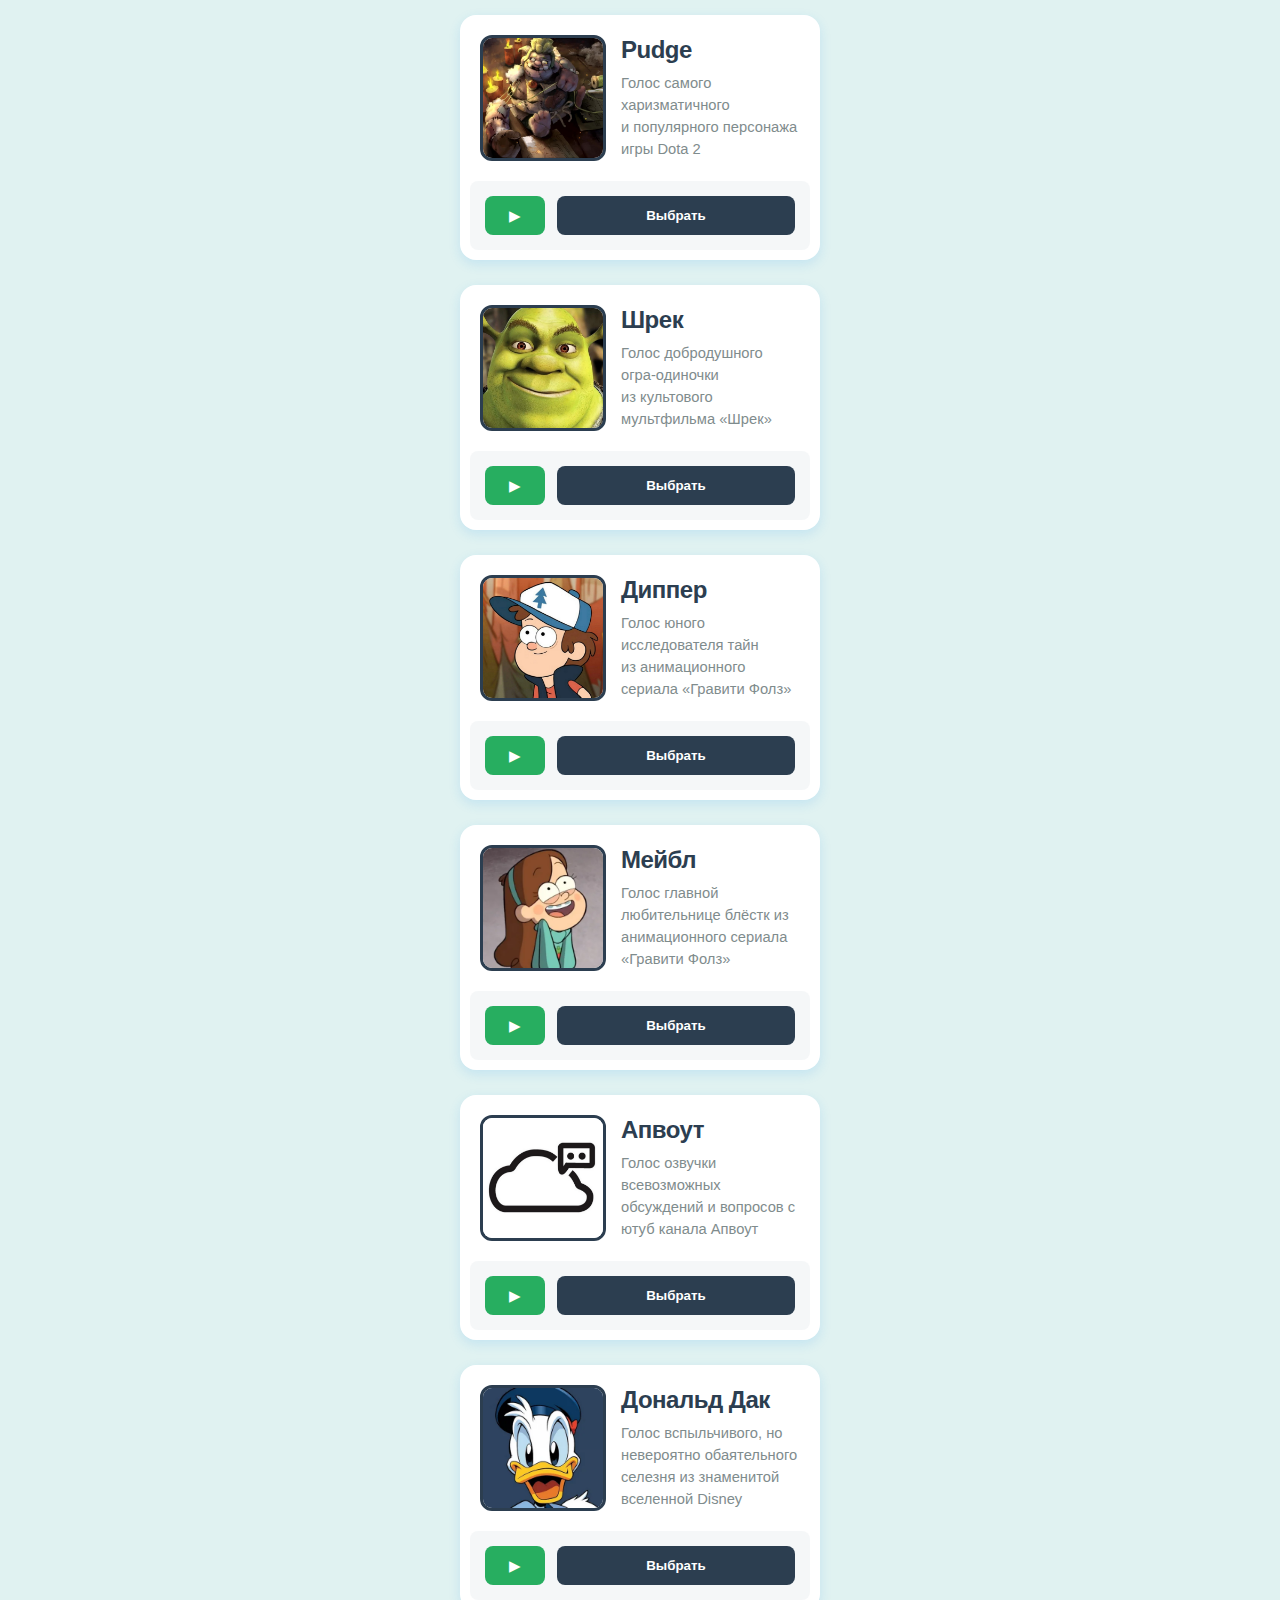
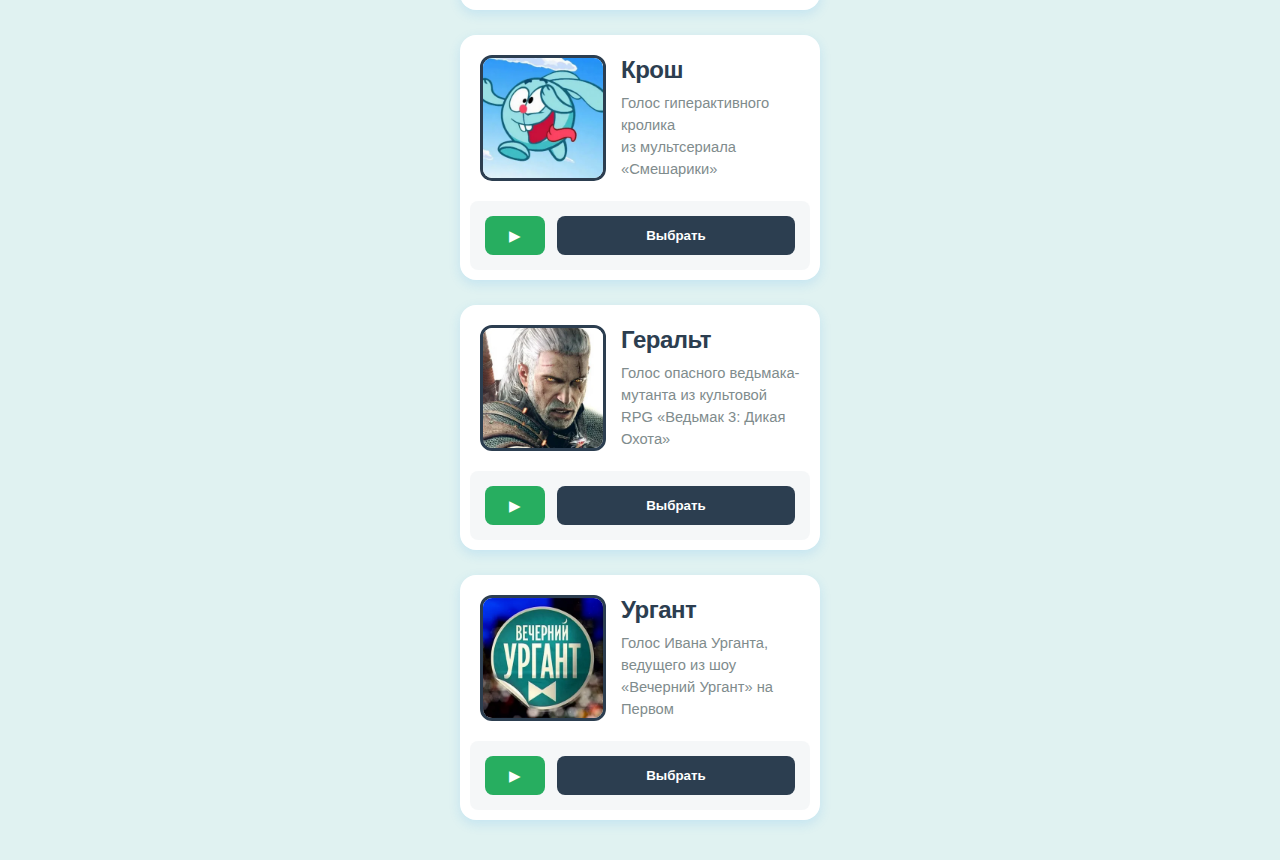
<file: frondend/index.html>
<!DOCTYPE html>
<html lang="ru">
<head>
    <meta charset="UTF-8">
    <meta name="viewport" content="width=device-width, initial-scale=1.0">
    <title>Выбор персонажа</title>
    <link rel="stylesheet" href="css/styles.css">
</head>
<body>
    <div class="character-card" data-character-id="1">
        <audio id="audio-1" src="audio/Пудж.wav"></audio>
        <div class="character-header">
            <img src="pictures/пудж.jpg" class="character-image" alt="Pudge">
            <div class="character-text">
                <h2 class="character-name">Pudge</h2>
                <p class="character-description">
                    Голос самого харизматичного<br>
                    и популярного
                    персонажа игры Dota 2
                </p>
            </div>
        </div>
        <div class="character-footer">
            <button class="btn-play"></button>
            <button class="btn-select">Выбрать</button>
        </div>
    </div>

    <!-- 2 Карточка Шрек -->
    <div class="character-card" data-character-id="2">
        <audio id="audio-2" src="audio/Шрек.wav"></audio>
        <div class="character-header">
            <img src="pictures/шрек.jpg" class="character-image" alt="Шрек">
            <div class="character-text">
                <h2 class="character-name">Шрек</h2>
                <p class="character-description">
                    Голос добродушного огра-одиночки<br>
                    из культового мультфильма «Шрек»
                </p>
            </div>
        </div>
        <div class="character-footer">
            <button class="btn-play"></button>
            <button class="btn-select">Выбрать</button>
        </div>
    </div>
    <!-- 3 Карточка Диппер -->
    <div class="character-card" data-character-id="3">
        <audio id="audio-3" src="audio/Диппер.wav"></audio>
        <div class="character-header">
            <img src="pictures/диппер.jpg" class="character-image" alt="Диппер">
            <div class="character-text">
                <h2 class="character-name">Диппер</h2>
                <p class="character-description">
                    Голос юного исследователя тайн<br>
                    из анимационного сериала «Гравити Фолз»
                </p>
            </div>
        </div>
        <div class="character-footer">
            <button class="btn-play"></button>
            <button class="btn-select">Выбрать</button>
        </div>
    </div>
        <!-- 4 Карточка Мейбл -->
    <div class="character-card" data-character-id="4">
        <audio id="audio-4" src="audio/Мейбл.wav"></audio>
        <div class="character-header">
            <img src="pictures/мейбл.jpg" class="character-image" alt="Мейбл">
            <div class="character-text">
                <h2 class="character-name">Мейбл</h2>
                <p class="character-description">
                    Голос главной любительнице блёстк
                    из анимационного сериала «Гравити Фолз»
                </p>
            </div>
        </div>
        <div class="character-footer">
            <button class="btn-play"></button>
            <button class="btn-select">Выбрать</button>
        </div>
    </div>
        <!-- 5 Карточка Апвоут -->
    <div class="character-card" data-character-id="5">
        <audio id="audio-5" src="audio/Апвоут.wav"></audio>
        <div class="character-header">
            <img src="pictures/апвоут.jpg" class="character-image" alt="Апвоут">
            <div class="character-text">
                <h2 class="character-name">Апвоут</h2>
                <p class="character-description">
                    Голос озвучки всевозможных обсуждений и вопросов с ютуб канала Апвоут
                </p>
            </div>
        </div>
        <div class="character-footer">
            <button class="btn-play"></button>
            <button class="btn-select">Выбрать</button>
        </div>
    </div>
        <!-- 6 Карточка ДональдДак -->
    <div class="character-card" data-character-id="6">
        <audio id="audio-6" src="audio/ДональдДак.wav"></audio>
        <div class="character-header">
            <img src="pictures/ДональдДак.jpg" class="character-image" alt="ДональдДак">
            <div class="character-text">
                <h2 class="character-name">Дональд Дак</h2>
                <p class="character-description">
                    Голос вспыльчивого, но невероятно
                    обаятельного селезня
                    из знаменитой вселенной Disney
                </p>
            </div>
        </div>
        <div class="character-footer">
            <button class="btn-play"></button>
            <button class="btn-select">Выбрать</button>
        </div>
    </div>
        <!-- 7 Карточка Крош -->
    <div class="character-card" data-character-id="7">
        <audio id="audio-7" src="audio/Крош.wav"></audio>
        <div class="character-header">
            <img src="pictures/крош.jpg" class="character-image" alt="Крош">
            <div class="character-text">
                <h2 class="character-name">Крош</h2>
                <p class="character-description">
                    Голос гиперактивного кролика<br>
                    из мультсериала «Смешарики»
                </p>
            </div>
        </div>
        <div class="character-footer">
            <button class="btn-play"></button>
            <button class="btn-select">Выбрать</button>
        </div>
    </div>
        <!-- 8 Карточка Геральт -->
    <div class="character-card" data-character-id="8">
        <audio id="audio-8" src="audio/Геральт.wav"></audio>
        <div class="character-header">
            <img src="pictures/геральт.jpg" class="character-image" alt="Геральт">
            <div class="character-text">
                <h2 class="character-name">Геральт</h2>
                <p class="character-description">
                    Голос опасного ведьмака-мутанта
                    из культовой RPG «Ведьмак 3: Дикая Охота»
                </p>
            </div>
        </div>
        <div class="character-footer">
            <button class="btn-play"></button>
            <button class="btn-select">Выбрать</button>
        </div>
    </div>
        <!-- 9 Карточка Ургант -->
    <div class="character-card" data-character-id="9">
        <audio id="audio-9" src="audio/Ургант.wav"></audio>
        <div class="character-header">
            <img src="pictures/ургант.jpg" class="character-image" alt="Ургант">
            <div class="character-text">
                <h2 class="character-name">Ургант</h2>
                <p class="character-description">
                    Голос Ивана Урганта, ведущего
                    из шоу «Вечерний Ургант» на Первом
                </p>
            </div>
        </div>
        <div class="character-footer">
            <button class="btn-play"></button>
            <button class="btn-select">Выбрать</button>
        </div>
    </div>
    <script src="https://telegram.org/js/telegram-web-app.js"></script>
    <script src="js/app.js"></script>
</body>
</html>
</file>
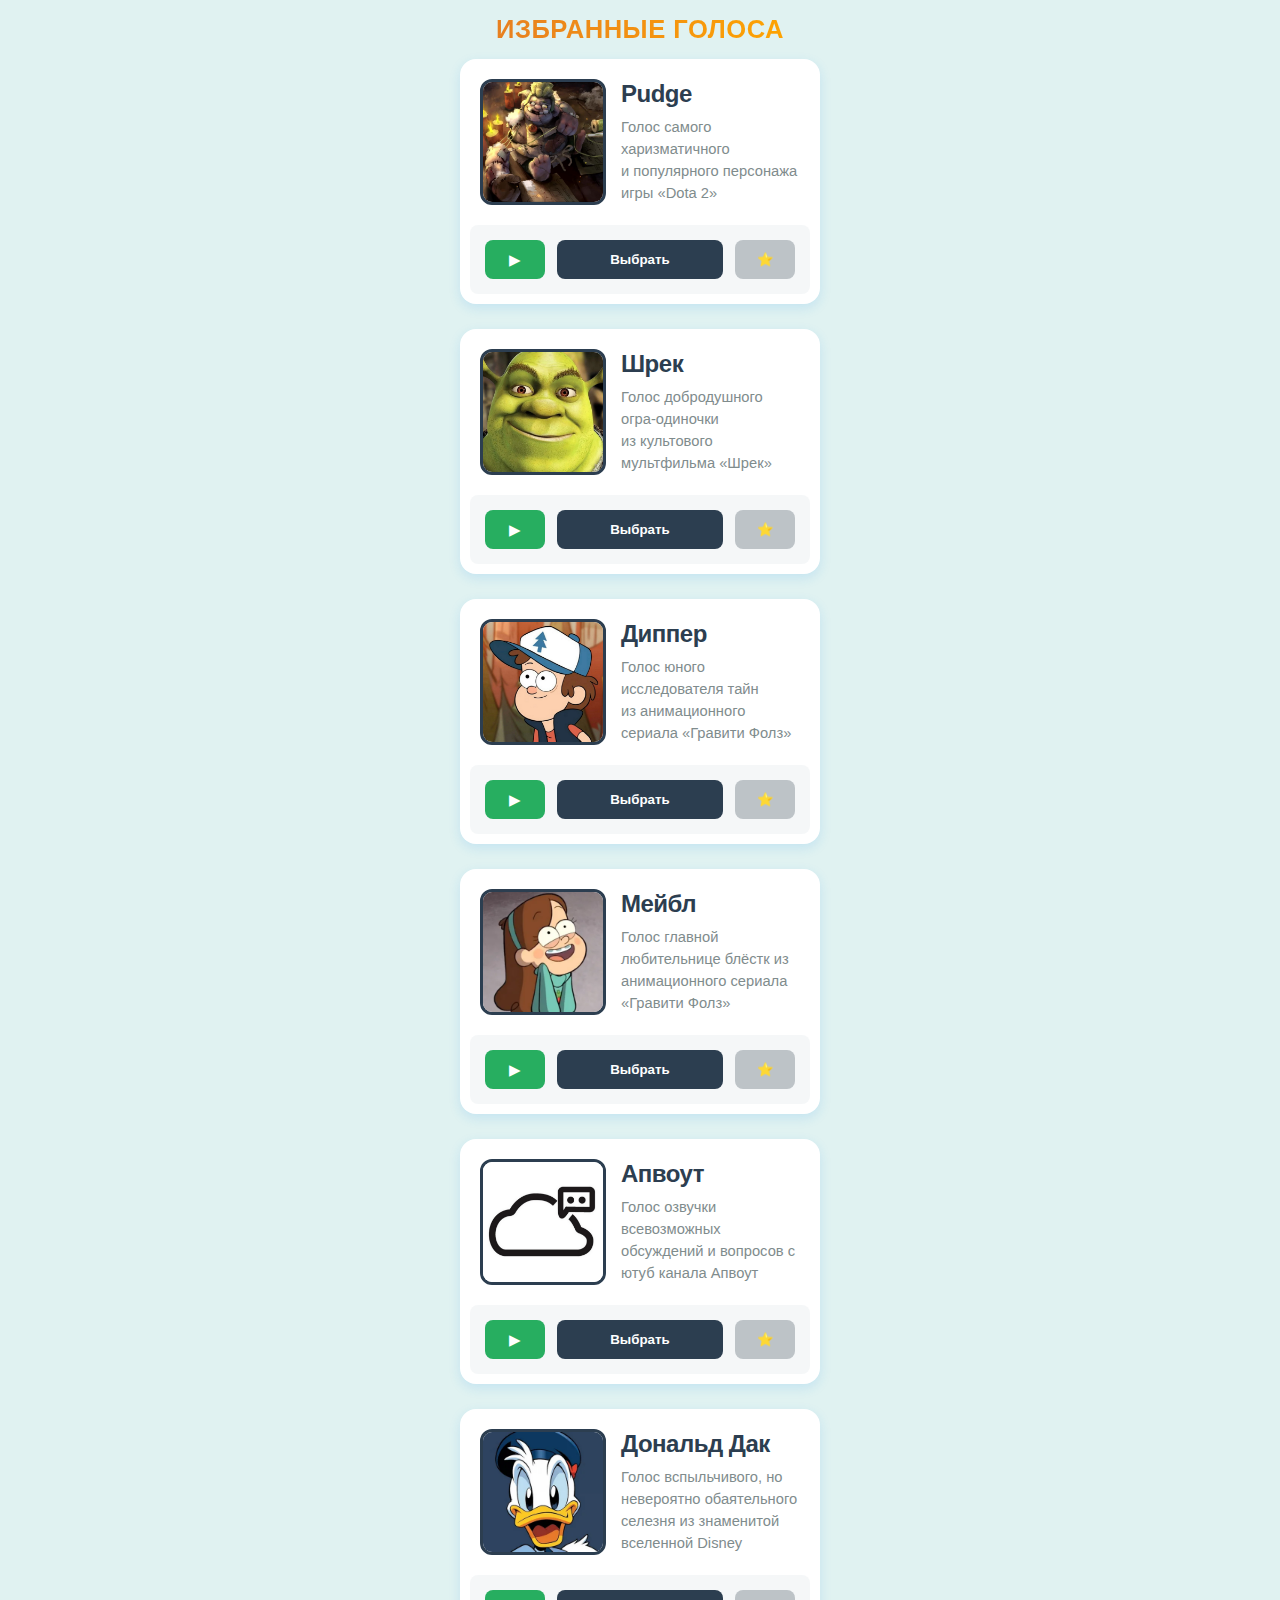
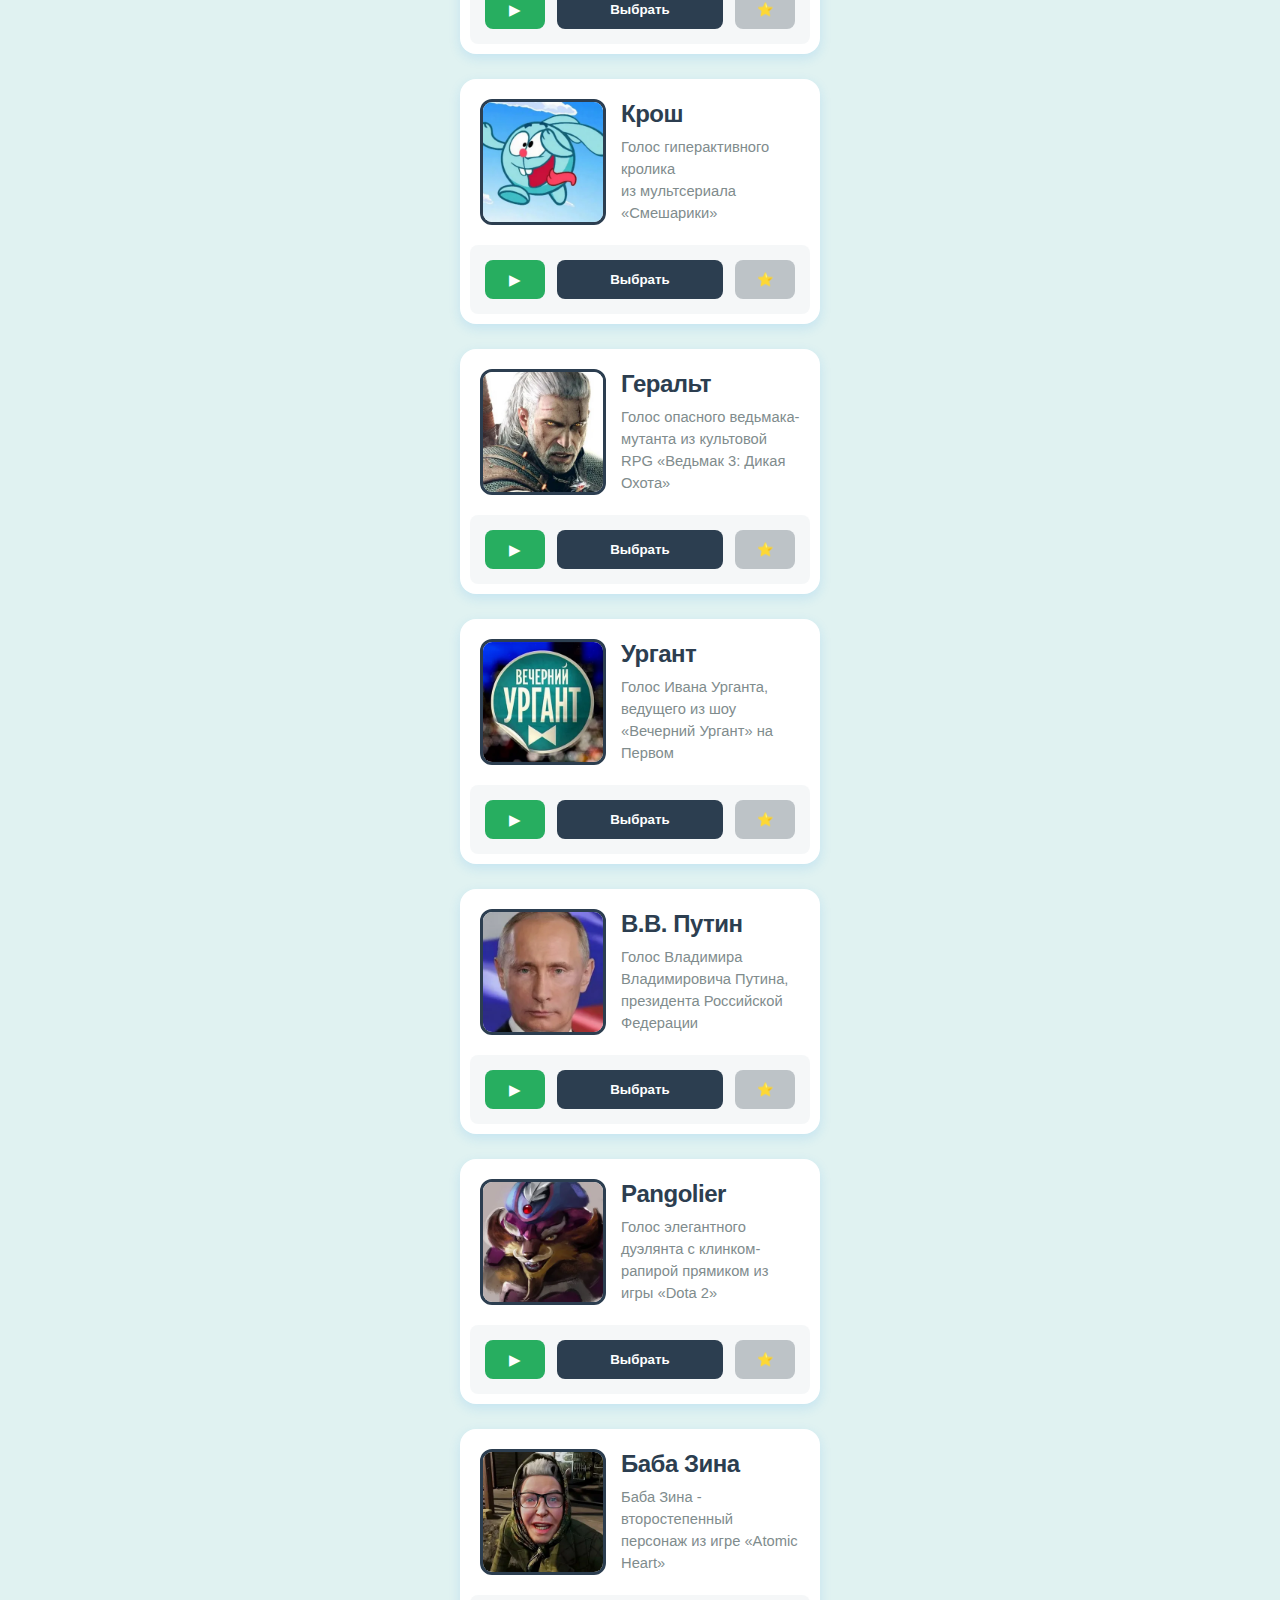
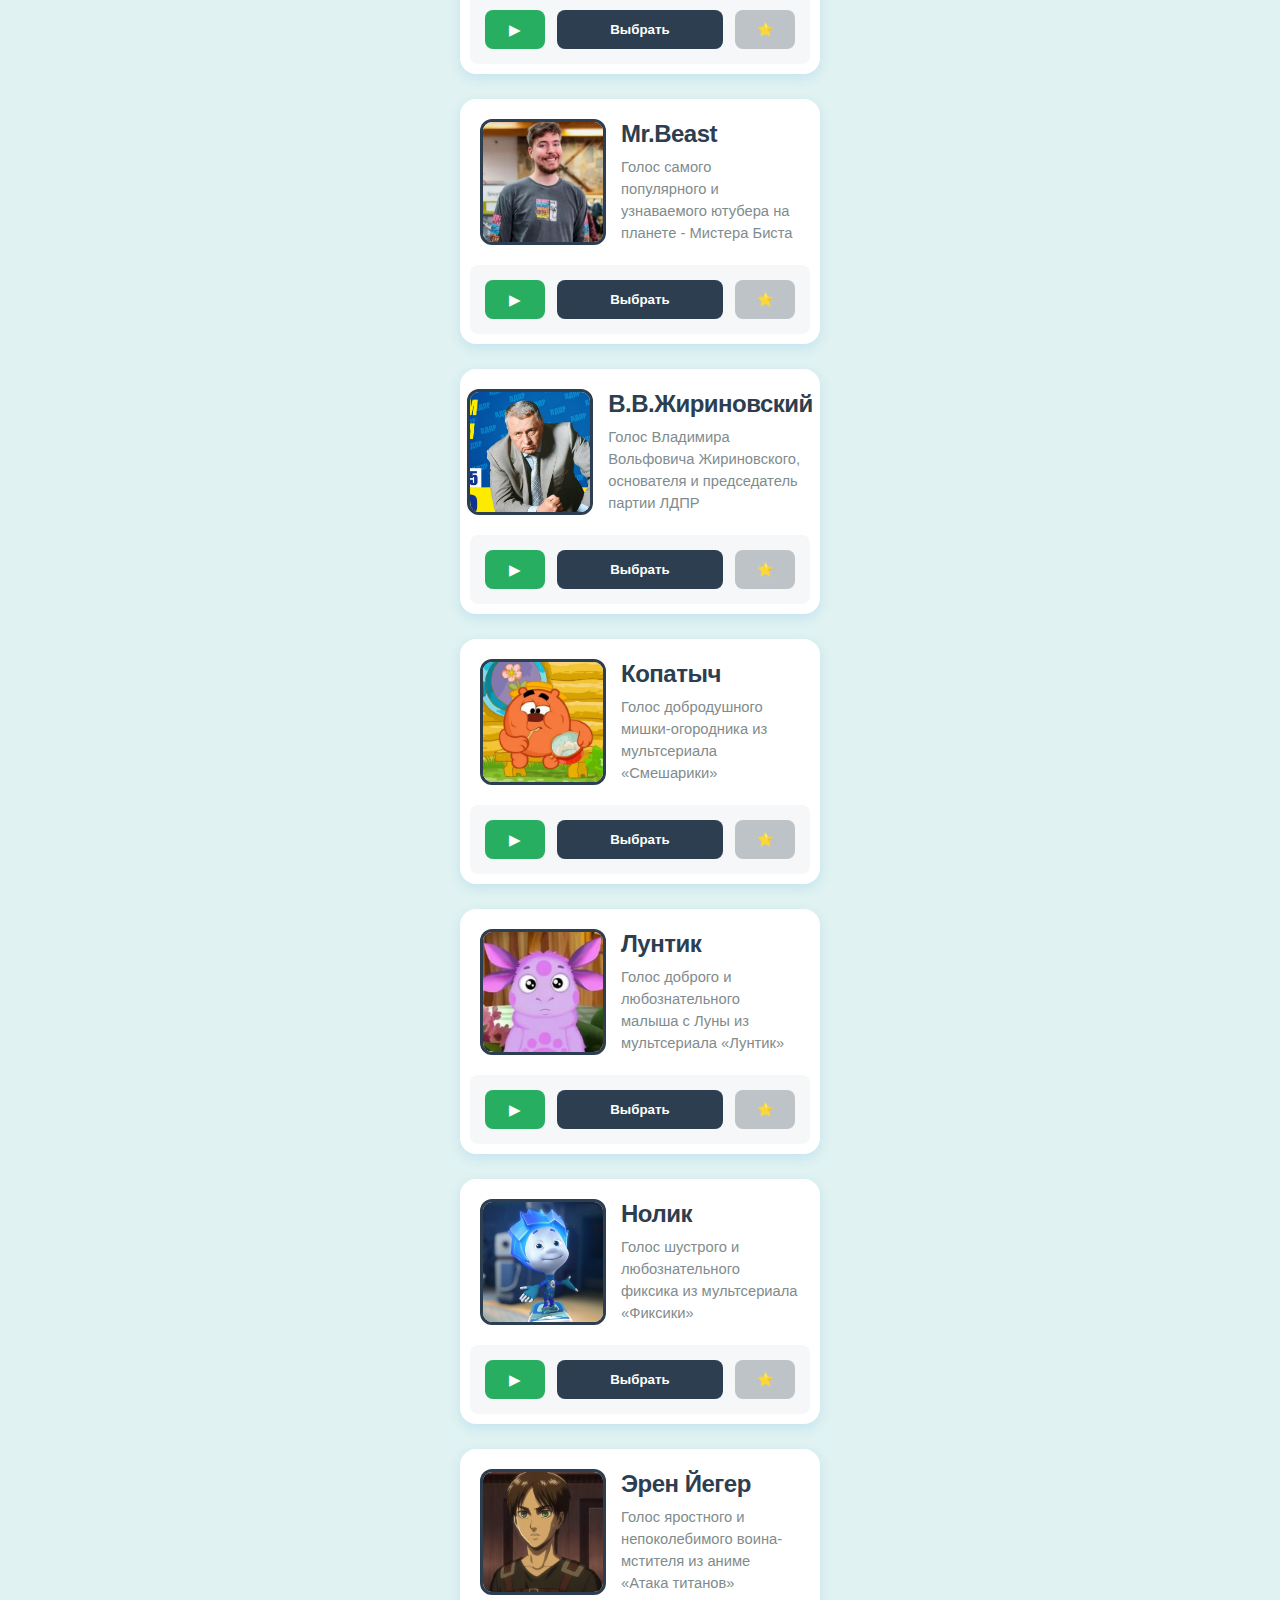
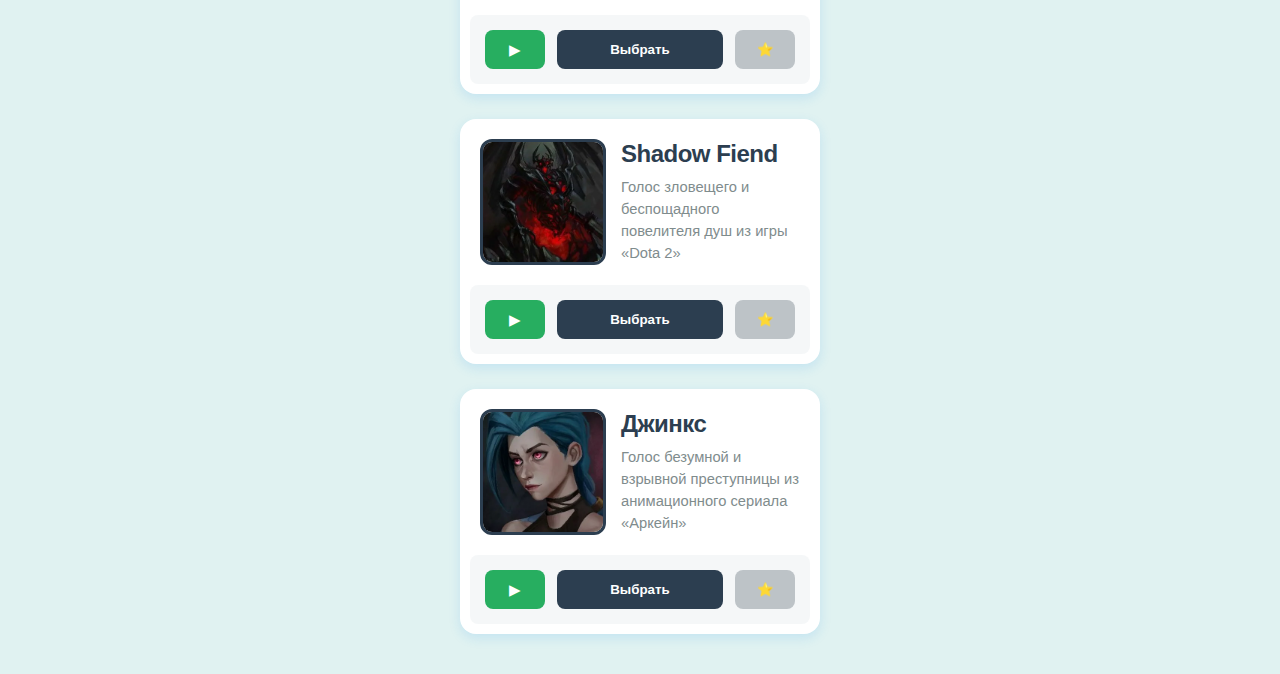
<file: frontend/index.html>
<!DOCTYPE html>
<html lang="ru">
<head>
    <meta charset="UTF-8">
    <meta name="viewport" content="width=device-width, initial-scale=1.0">
    <title>Выбор персонажа</title>
    <link rel="stylesheet" href="css/styles.css">
</head>
<body>
    <!-- Секция избранных -->
    <div id="favorites-section">
        <div class="favorites-header">
            <h3 class="favorites-title">Избранные голоса</h3>
        </div>
        <div class="favorites-scroll">
        </div>
    </div>
    <div class="character-card" data-character-id="1">
        <audio id="audio-1" src="audio/Пудж.wav"></audio>
        <div class="character-header">
            <img src="pictures/пудж.jpg" class="character-image" alt="Pudge">
            <div class="character-text">
                <h2 class="character-name">Pudge</h2>
                <p class="character-description">
                    Голос самого харизматичного<br>
                    и популярного
                    персонажа игры «Dota 2»
                </p>
            </div>
        </div>
        <div class="character-footer">
            <button class="btn-play"></button>
            <button class="btn-select">Выбрать</button>
            <button class="btn-favorite">⭐️</button>
        </div>
    </div>

    <!-- 2 Карточка Шрек -->
    <div class="character-card" data-character-id="2">
        <audio id="audio-2" src="audio/Шрек.wav"></audio>
        <div class="character-header">
            <img src="pictures/шрек.jpg" class="character-image" alt="Шрек">
            <div class="character-text">
                <h2 class="character-name">Шрек</h2>
                <p class="character-description">
                    Голос добродушного огра-одиночки<br>
                    из культового мультфильма «Шрек»
                </p>
            </div>
        </div>
        <div class="character-footer">
            <button class="btn-play"></button>
            <button class="btn-select">Выбрать</button>
            <button class="btn-favorite">⭐️</button>
        </div>
    </div>
    <!-- 3 Карточка Диппер -->
    <div class="character-card" data-character-id="3">
        <audio id="audio-3" src="audio/Диппер.wav"></audio>
        <div class="character-header">
            <img src="pictures/диппер.jpg" class="character-image" alt="Диппер">
            <div class="character-text">
                <h2 class="character-name">Диппер</h2>
                <p class="character-description">
                    Голос юного исследователя тайн<br>
                    из анимационного сериала «Гравити Фолз»
                </p>
            </div>
        </div>
        <div class="character-footer">
            <button class="btn-play"></button>
            <button class="btn-select">Выбрать</button>
            <button class="btn-favorite">⭐️</button>
        </div>
    </div>
        <!-- 4 Карточка Мейбл -->
    <div class="character-card" data-character-id="4">
        <audio id="audio-4" src="audio/Мейбл.wav"></audio>
        <div class="character-header">
            <img src="pictures/мейбл.jpg" class="character-image" alt="Мейбл">
            <div class="character-text">
                <h2 class="character-name">Мейбл</h2>
                <p class="character-description">
                    Голос главной любительнице блёстк
                    из анимационного сериала «Гравити Фолз»
                </p>
            </div>
        </div>
        <div class="character-footer">
            <button class="btn-play"></button>
            <button class="btn-select">Выбрать</button>
            <button class="btn-favorite">⭐️</button>
        </div>
    </div>
        <!-- 5 Карточка Апвоут -->
    <div class="character-card" data-character-id="5">
        <audio id="audio-5" src="audio/Апвоут.wav"></audio>
        <div class="character-header">
            <img src="pictures/апвоут.jpg" class="character-image" alt="Апвоут">
            <div class="character-text">
                <h2 class="character-name">Апвоут</h2>
                <p class="character-description">
                    Голос озвучки всевозможных обсуждений и вопросов с ютуб канала Апвоут
                </p>
            </div>
        </div>
        <div class="character-footer">
            <button class="btn-play"></button>
            <button class="btn-select">Выбрать</button>
            <button class="btn-favorite">⭐️</button>
        </div>
    </div>
        <!-- 6 Карточка ДональдДак -->
    <div class="character-card" data-character-id="6">
        <audio id="audio-6" src="audio/ДональдДак.wav"></audio>
        <div class="character-header">
            <img src="pictures/ДональдДак.jpg" class="character-image" alt="ДональдДак">
            <div class="character-text">
                <h2 class="character-name">Дональд Дак</h2>
                <p class="character-description">
                    Голос вспыльчивого, но невероятно
                    обаятельного селезня
                    из знаменитой вселенной Disney
                </p>
            </div>
        </div>
        <div class="character-footer">
            <button class="btn-play"></button>
            <button class="btn-select">Выбрать</button>
            <button class="btn-favorite">⭐️</button>
        </div>
    </div>
        <!-- 7 Карточка Крош -->
    <div class="character-card" data-character-id="7">
        <audio id="audio-7" src="audio/Крош.wav"></audio>
        <div class="character-header">
            <img src="pictures/крош.jpg" class="character-image" alt="Крош">
            <div class="character-text">
                <h2 class="character-name">Крош</h2>
                <p class="character-description">
                    Голос гиперактивного кролика<br>
                    из мультсериала «Смешарики»
                </p>
            </div>
        </div>
        <div class="character-footer">
            <button class="btn-play"></button>
            <button class="btn-select">Выбрать</button>
            <button class="btn-favorite">⭐️</button>
        </div>
    </div>
        <!-- 8 Карточка Геральт -->
    <div class="character-card" data-character-id="8">
        <audio id="audio-8" src="audio/Геральт.wav"></audio>
        <div class="character-header">
            <img src="pictures/геральт.jpg" class="character-image" alt="Геральт">
            <div class="character-text">
                <h2 class="character-name">Геральт</h2>
                <p class="character-description">
                    Голос опасного ведьмака-мутанта
                    из культовой RPG «Ведьмак 3: Дикая Охота»
                </p>
            </div>
        </div>
        <div class="character-footer">
            <button class="btn-play"></button>
            <button class="btn-select">Выбрать</button>
            <button class="btn-favorite">⭐️</button>
        </div>
    </div>
        <!-- 9 Карточка Ургант -->
    <div class="character-card" data-character-id="9">
        <audio id="audio-9" src="audio/Ургант.wav"></audio>
        <div class="character-header">
            <img src="pictures/ургант.jpg" class="character-image" alt="Ургант">
            <div class="character-text">
                <h2 class="character-name">Ургант</h2>
                <p class="character-description">
                    Голос Ивана Урганта, ведущего
                    из шоу «Вечерний Ургант» на Первом
                </p>
            </div>
        </div>
        <div class="character-footer">
            <button class="btn-play"></button>
            <button class="btn-select">Выбрать</button>
            <button class="btn-favorite">⭐️</button>
        </div>
    </div>
        <!-- 10 Карточка Владимир Владимирович Путин -->
    <div class="character-card" data-character-id="10">
        <audio id="audio-10" src="audio/Путин.wav"></audio>
        <div class="character-header">
            <img src="pictures/Путин.jpg" class="character-image" alt="Путин">
            <div class="character-text">
                <h2 class="character-name">В.В. Путин</h2>
                <p class="character-description">
                    Голос Владимира Владимировича Путина,
                    президента Российской Федерации
                </p>
            </div>
        </div>
        <div class="character-footer">
            <button class="btn-play"></button>
            <button class="btn-select">Выбрать</button>
            <button class="btn-favorite">⭐️</button>
        </div>
    </div>
        <!-- 11 Карточка Пангольер -->
    <div class="character-card" data-character-id="11">
        <audio id="audio-11" src="audio/Панго.wav"></audio>
        <div class="character-header">
            <img src="pictures/панго.jpg" class="character-image" alt="Панго">
            <div class="character-text">
                <h2 class="character-name">Pangolier</h2>
                <p class="character-description">
                    Голос элегантного дуэлянта с клинком-рапирой
                    прямиком из игры «Dota 2»
                </p>
            </div>
        </div>
        <div class="character-footer">
            <button class="btn-play"></button>
            <button class="btn-select">Выбрать</button>
            <button class="btn-favorite">⭐️</button>
        </div>
    </div>
        <!-- 12 Карточка Баба Зина -->
    <div class="character-card" data-character-id="12">
        <audio id="audio-12" src="audio/БабаЗина.wav"></audio>
        <div class="character-header">
            <img src="pictures/бабаЗина.jpg" class="character-image" alt="бабаЗина">
            <div class="character-text">
                <h2 class="character-name">Баба Зина</h2>
                <p class="character-description">
                    Баба Зина - второстепенный персонаж из игре «Atomic Heart»
                </p>
            </div>
        </div>
        <div class="character-footer">
            <button class="btn-play"></button>
            <button class="btn-select">Выбрать</button>
            <button class="btn-favorite">⭐️</button>
        </div>
    </div>
            <!-- 13 Карточка МистерБист-->
    <div class="character-card" data-character-id="13">
        <audio id="audio-13" src="audio/МистерБист.wav"></audio>
        <div class="character-header">
            <img src="pictures/мистерБист.jpg" class="character-image" alt="МистерБист">
            <div class="character-text">
                <h2 class="character-name">Mr.Beast</h2>
                <p class="character-description">
                    Голос самого популярного и узнаваемого ютубера на планете - Мистера Биста
                </p>
            </div>
        </div>
        <div class="character-footer">
            <button class="btn-play"></button>
            <button class="btn-select">Выбрать</button>
            <button class="btn-favorite">⭐️</button>
        </div>
    </div>
            <!-- 14 Карточка Жириновский -->
    <div class="character-card" data-character-id="14">
        <audio id="audio-14" src="audio/Жириновский.wav"></audio>
        <div class="character-header">
            <img src="pictures/Жириновский.jpg" class="character-image" alt="Жириновский">
            <div class="character-text">
                <h2 class="character-name">В.В.Жириновский</h2>
                <p class="character-description">
                    Голос Владимира Вольфовича Жириновского, основателя и председатель партии ЛДПР
                </p>
            </div>
        </div>
        <div class="character-footer">
            <button class="btn-play"></button>
            <button class="btn-select">Выбрать</button>
            <button class="btn-favorite">⭐️</button>
        </div>
    </div>
            <!-- 15 Карточка Копатыч-->
    <div class="character-card" data-character-id="15">
        <audio id="audio-15" src="audio/Копатыч.wav"></audio>
        <div class="character-header">
            <img src="pictures/копатыч.jpg" class="character-image" alt="Копатыч">
            <div class="character-text">
                <h2 class="character-name">Копатыч</h2>
                <p class="character-description">
                    Голос добродушного мишки-огородника из мультсериала «Смешарики»
                </p>
            </div>
        </div>
        <div class="character-footer">
            <button class="btn-play"></button>
            <button class="btn-select">Выбрать</button>
            <button class="btn-favorite">⭐️</button>
        </div>
    </div>
            <!-- 16 Карточка Лунтик -->
    <div class="character-card" data-character-id="16">
        <audio id="audio-16" src="audio/Лунтик.wav"></audio>
        <div class="character-header">
            <img src="pictures/лунтик.jpg" class="character-image" alt="Лунтик">
            <div class="character-text">
                <h2 class="character-name">Лунтик</h2>
                <p class="character-description">
                    Голос доброго и любознательного малыша с Луны из мультсериала «Лунтик»
                </p>
            </div>
        </div>
        <div class="character-footer">
            <button class="btn-play"></button>
            <button class="btn-select">Выбрать</button>
            <button class="btn-favorite">⭐️</button>
        </div>
    </div>
            <!-- 17 Карточка Нолик -->
    <div class="character-card" data-character-id="17">
        <audio id="audio-17" src="audio/Нолик.wav"></audio>
        <div class="character-header">
            <img src="pictures/нолик.jpg" class="character-image" alt="Нолик">
            <div class="character-text">
                <h2 class="character-name">Нолик</h2>
                <p class="character-description">
                    Голос шустрого и любознательного фиксика из мультсериала «Фиксики»
                </p>
            </div>
        </div>
        <div class="character-footer">
            <button class="btn-play"></button>
            <button class="btn-select">Выбрать</button>
            <button class="btn-favorite">⭐️</button>
        </div>
    </div>
            <!-- 18 Карточка Эрен -->
    <div class="character-card" data-character-id="18">
        <audio id="audio-18" src="audio/Эрен.wav"></audio>
        <div class="character-header">
            <img src="pictures/эрен.jpg" class="character-image" alt="Эрен">
            <div class="character-text">
                <h2 class="character-name">Эрен Йегер</h2>
                <p class="character-description">
                    Голос яростного и непоколебимого воина-мстителя из аниме «Атака титанов»
                </p>
            </div>
        </div>
        <div class="character-footer">
            <button class="btn-play"></button>
            <button class="btn-select">Выбрать</button>
            <button class="btn-favorite">⭐️</button>
        </div>
    </div>
            <!-- 19 Карточка СФ -->
    <div class="character-card" data-character-id="19">
        <audio id="audio-19" src="audio/СФ.wav"></audio>
        <div class="character-header">
            <img src="pictures/сф.jpg" class="character-image" alt="СФ">
            <div class="character-text">
                <h2 class="character-name">Shadow Fiend</h2>
                <p class="character-description">
                    Голос зловещего и беспощадного повелителя душ из игры «Dota 2»
                </p>
            </div>
        </div>
        <div class="character-footer">
            <button class="btn-play"></button>
            <button class="btn-select">Выбрать</button>
            <button class="btn-favorite">⭐️</button>
        </div>
    </div>
            <!-- 20 Карточка Джинск -->
    <div class="character-card" data-character-id="20">
        <audio id="audio-20" src="audio/Джинкс.wav"></audio>
        <div class="character-header">
            <img src="pictures/джинкс.jpg" class="character-image" alt="Джикс">
            <div class="character-text">
                <h2 class="character-name">Джинкс</h2>
                <p class="character-description">
                    Голос безумной и взрывной преступницы из анимационного сериала «Аркейн»
                </p>
            </div>
        </div>
        <div class="character-footer">
            <button class="btn-play"></button>
            <button class="btn-select">Выбрать</button>
            <button class="btn-favorite">⭐️</button>
        </div>
    </div>
    <script src="https://telegram.org/js/telegram-web-app.js"></script>
    <script src="js/app.js"></script>
</body>
</html>
</file>
<file: frondend/css/styles.css>
body {
            font-family: 'Arial', sans-serif;
            margin: 0;
            padding: 15px;
            background-color: #e0f2f1;
            display: flex;
            flex-direction: column;
            align-items: center;
        }

        .character-card {
            background: #FFFFFF;
            border-radius: 16px;
            overflow: hidden;
            box-shadow: 0 4px 12px rgba(33, 150, 243, 0.15);
            margin-bottom: 25px;
            max-width: 360px;
            width: 100%;
            transition: transform 0.2s;
        }

        .character-card:hover {
            transform: translateY(-3px);
        }

        .character-header {
            display: flex;
            padding: 20px 20px 5px 20px;
            gap: 15px;
            align-items: center;
            justify-content: center;
        }

        .character-image {
            width: 120px;
            height: 120px;
            border-radius: 12px;
            object-fit: cover;
            flex-shrink: 0;
            border: 3px solid #2C3E50;
        }

        .character-text {
            flex: 1;
            display: flex;
            flex-direction: column;
            justify-content: center;
        }

        .character-name {
            margin: 0;
            font-size: 1.5em;
            color: #2C3E50;
            font-weight: 700;
            letter-spacing: -0.5px;
        }

        .character-description {
            color: #7F8C8D;
            font-size: 0.92em;
            line-height: 1.5;
            margin: 8px 0 0 0;
        }

        .character-footer {
            display: flex;
            padding: 15px;
            justify-content: center;
            background: rgba(236, 240, 241, 0.5);
            margin: 15px 10px 10px;
            border-radius: 8px;
        }

        .btn-play {
            background-color: #27AE60;
            color: white;
            border: none;
            padding: 12px 18px;
            border-radius: 8px;
            cursor: pointer;
            display: flex;
            align-items: center;
            justify-content: center;
            margin-right: 12px;
            transition: all 0.3s cubic-bezier(0.25, 0.8, 0.25, 1);
            min-width: 60px;
            position: relative;
        }

        .btn-play::after {
            content: "▶";
            font-size: 1.1em;
            transition: all 0.3s;
            position: absolute;
        }

        .btn-play.playing {
            background-color: #E67E22;
        }

        .btn-play.playing::after {
            content: "❚❚";
            letter-spacing: 1px;
            transform: translateX(1px);
        }

        .btn-play:hover {
            background-color: #219651;
            box-shadow: 0 2px 6px rgba(0,0,0,0.15);
        }

        .btn-select {
            background-color: #2C3E50;
            color: white;
            border: none;
            padding: 12px 18px;
            border-radius: 8px;
            cursor: pointer;
            flex-grow: 1;
            transition: all 0.3s;
            font-weight: 600;
        }

        .btn-select:hover {
            background-color: #34495E;
            box-shadow: 0 2px 6px rgba(0,0,0,0.15);
        }
</file>
<file: frontend/css/styles.css>
body {
            font-family: 'Arial', sans-serif;
            margin: 0;
            padding: 15px;
            background-color: #e0f2f1;
            display: flex;
            flex-direction: column;
            align-items: center;
        }

        .character-card {
            background: #FFFFFF;
            border-radius: 16px;
            overflow: hidden;
            box-shadow: 0 4px 12px rgba(33, 150, 243, 0.15);
            margin-bottom: 25px;
            max-width: 360px;
            width: 100%;
            transition: transform 0.2s;
        }

        .character-card:hover {
            transform: translateY(-3px);
        }

        .character-header {
            display: flex;
            padding: 20px 20px 5px 20px;
            gap: 15px;
            align-items: center;
            justify-content: center;
        }

        .character-image {
            width: 120px;
            height: 120px;
            border-radius: 12px;
            object-fit: cover;
            flex-shrink: 0;
            border: 3px solid #2C3E50;
        }

        .character-text {
            flex: 1;
            display: flex;
            flex-direction: column;
            justify-content: center;
        }

        .character-name {
            margin: 0;
            font-size: 1.5em;
            color: #2C3E50;
            font-weight: 700;
            letter-spacing: -0.5px;
        }

        .character-description {
            color: #7F8C8D;
            font-size: 0.92em;
            line-height: 1.5;
            margin: 8px 0 0 0;
        }

        .character-footer {
            display: flex;
            padding: 15px;
            justify-content: center;
            background: rgba(236, 240, 241, 0.5);
            margin: 15px 10px 10px;
            border-radius: 8px;
        }

        .btn-play {
            background-color: #27AE60;
            color: white;
            border: none;
            padding: 12px 18px;
            border-radius: 8px;
            cursor: pointer;
            display: flex;
            align-items: center;
            justify-content: center;
            margin-right: 12px;
            transition: all 0.3s cubic-bezier(0.25, 0.8, 0.25, 1);
            min-width: 60px;
            position: relative;
        }

        .btn-play::after {
            content: "▶";
            font-size: 1.1em;
            transition: all 0.3s;
            position: absolute;
        }

        .btn-play.playing {
            background-color: #E67E22;
        }

        .btn-play.playing::after {
            content: "❚❚";
            letter-spacing: 1px;
            transform: translateX(1px);
        }

        .btn-play:hover {
            background-color: #219651;
            box-shadow: 0 2px 6px rgba(0,0,0,0.15);
        }

        .btn-select {
            background-color: #2C3E50;
            color: white;
            border: none;
            padding: 12px 18px;
            border-radius: 8px;
            cursor: pointer;
            flex-grow: 1;
            transition: all 0.3s;
            font-weight: 600;
        }

        .btn-select:hover {
            background-color: #34495E;
            box-shadow: 0 2px 6px rgba(0,0,0,0.15);
        }
        /* Секция избранных */
        .favorites-section {
            width: 100%;
            max-width: 360px;
            margin-bottom: 35px;
            display: none;
            padding: 0 10px;
        }

        .favorites-header {
            display: flex;
            justify-content: space-between;
            align-items: center;
            margin-bottom: 15px;
            padding: 0 10px;
        }

        .favorites-header {
            display: flex;
            justify-content: center;
            align-items: center;
            margin-bottom: 15px;
            padding: 0 10px;
        }

        .favorites-title {
            color: #E67E22;
            background: linear-gradient(90deg, #E67E22, #FFA500);
            -webkit-background-clip: text;
            -webkit-text-fill-color: transparent;
            font-size: 1.6em;
            margin: 0;
            padding: 0 15px;
            text-align: center;
            transition: transform 0.3s;
            font-weight: 600;
            text-transform: uppercase;
            letter-spacing: 0.5px;
        }

        .favorites-title:hover {
            transform: scale(1.05);
            text-shadow: 0 2px 4px rgba(230, 126, 34, 0.2);
        }

        .favorite-card {
            display: inline-block;
            width: 110px;
            margin-right: 15px;
            margin-bottom: 25px;
            vertical-align: top;
            background: #FFFFFF;
            border-radius: 12px;
            box-shadow: 0 2px 8px rgba(0,0,0,0.1);
            overflow: hidden;
            transition: transform 0.2s;
        }

        .favorite-card:hover {
            transform: translateY(-3px);
        }

        .favorite-card:last-child {
            margin-right: 0;
        }

        .favorite-image {
            width: 100%;
            height: 100px;
            object-fit: cover;
            border-bottom: 2px solid #eee;
        }

        .favorite-name {
            font-size: 1.3em;
            padding: 8px;
            text-align: center;
            white-space: normal;
            margin: 0;
            color: #2C3E50;
        }

        .favorite-select-btn {
            width: 100%;
            background: #2C3E50;
            color: white;
            border: none;
            padding: 8px;
            font-size: 0.9em;
            cursor: pointer;
            transition: background 0.3s;
            border-radius: 0 0 12px 12px;
        }

        .favorite-select-btn:hover {
            background: #34495E;
        }

        /* Новые стили для кнопки избранного */
        .btn-favorite {
            background-color: #bdc3c7;
            color: white;
            border: none;
            padding: 12px 18px;
            border-radius: 8px;
            cursor: pointer;
            display: flex;
            align-items: center;
            justify-content: center;
            margin-left: 12px;
            transition: all 0.3s cubic-bezier(0.25, 0.8, 0.25, 1);
            min-width: 60px;
            position: relative;
        }

        .btn-favorite.active {
            background-color: #FFA500;
        }

        .character-footer {
            justify-content: space-between;
        }
</file>
